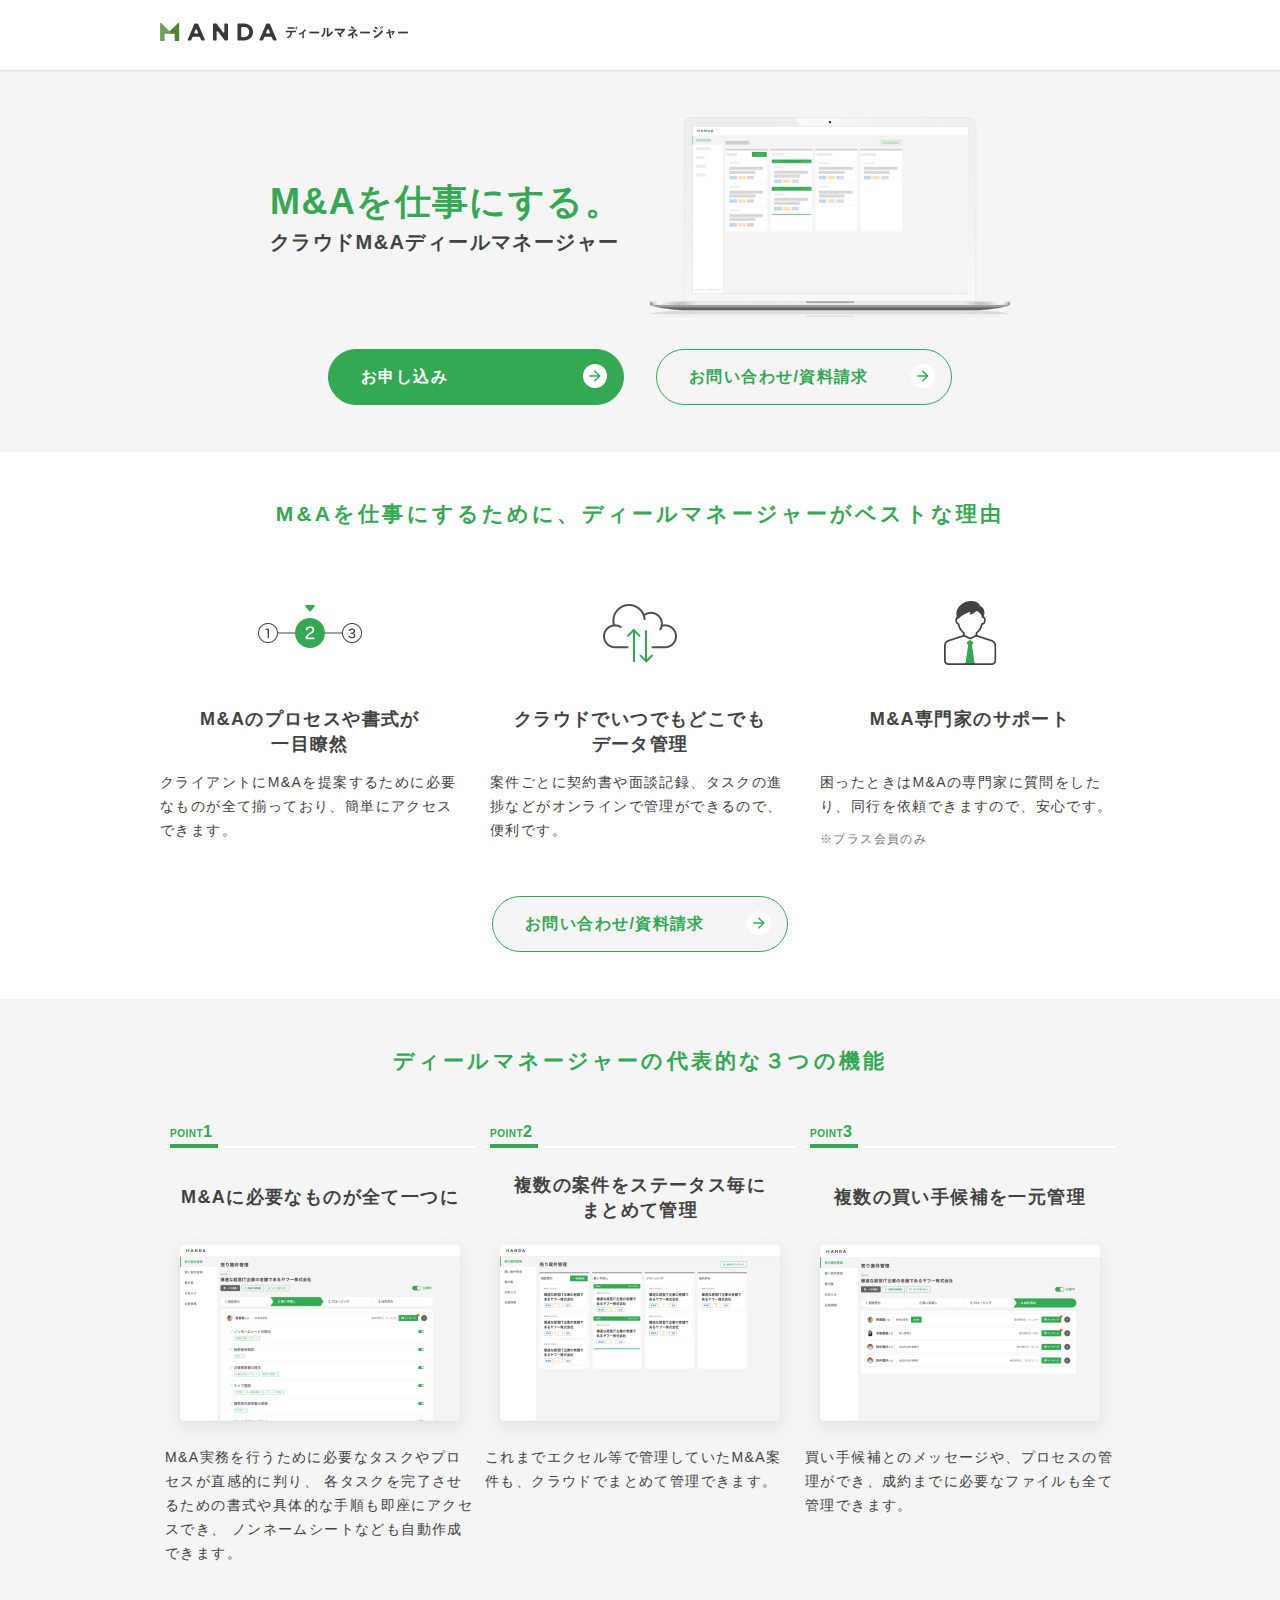
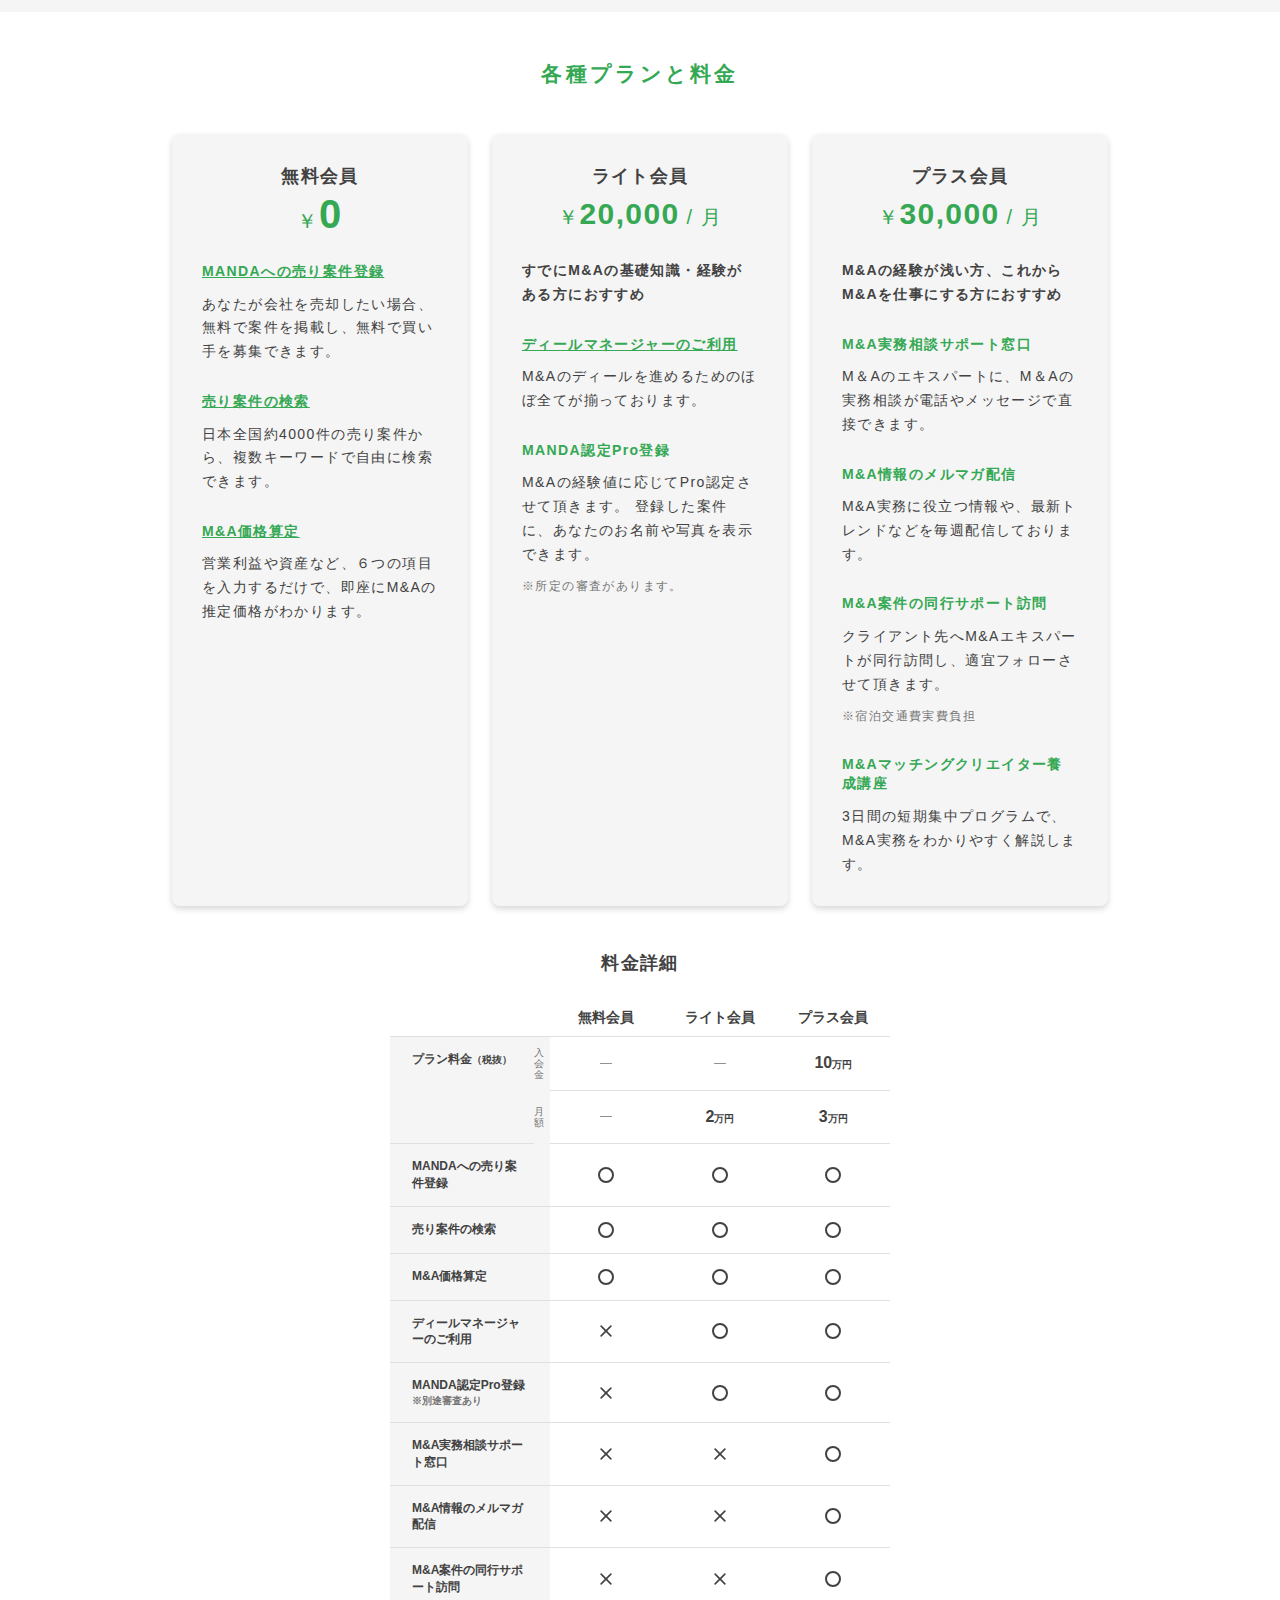
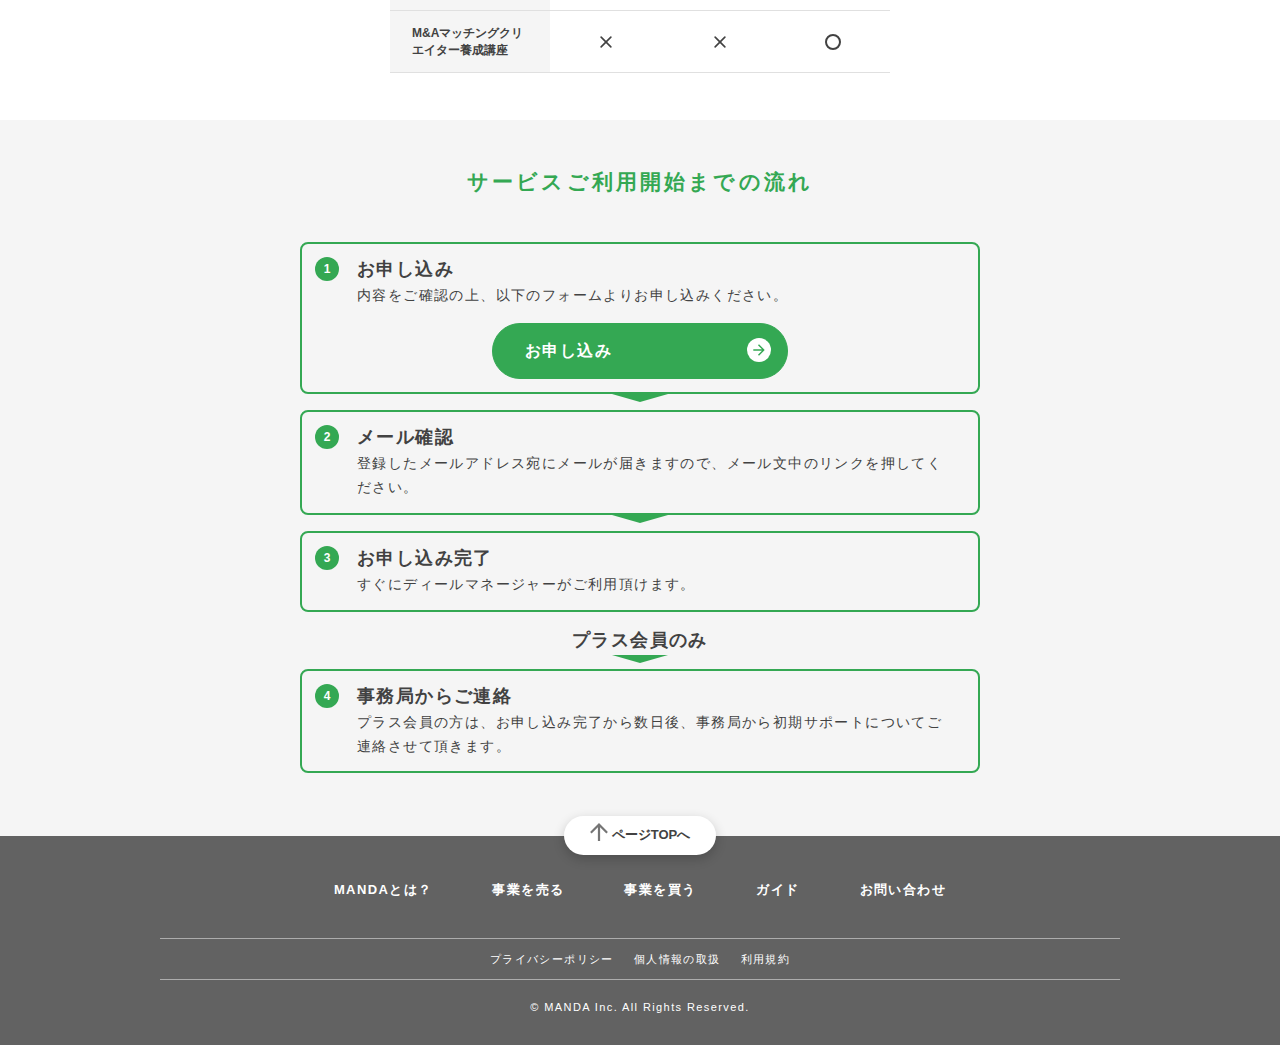
<file: index.html>
<!DOCTYPE html>
<html lang="ja">
<head>
  <meta charset="UTF-8">
  <title>MANDA ディールマネージャー</title>

  <meta name="viewport" content="width=device-width,initial-scale=1.0">

  <link rel="stylesheet" href="css/reset.css">
  <link rel="stylesheet" href="css/base.css">
  <link rel="stylesheet" href="css/main.css">
</head>

<body>

  <header class="header">
    <div class="container">
      <h1 class="header-logo">
        <a href="/">MANDA ディールマネージャー</a>
      </h1>
    </div>
  </header>
  <!-- /.header -->

  <main class="main">
    <section class="section eyecatch">
      <div class="container">
        <div class="eyecatch-heading">
          <div class="eyecatch-heading-text">
            <p class="main-text">M&Aを仕事にする。</p>
            <p class="sub-text">クラウドM&Aディールマネージャー</p>
          </div>
        </div>

        <div class="eyecatch-buttons">
          <div class="button button-green"><a href="">お申し込み</a></div>
          <div class="button"><a href="">お問い合わせ/資料請求</a></div>
        </div>
      </div>
    </section>
    <!-- /.eyecatch -->

    <section class="section reasons">
      <div class="container">
        <h2 class="section-title">M&Aを仕事にするために、<br>ディールマネージャーが<br>ベストな理由</h2>

        <ul>
          <li class="reason">
            <img src="img/img-reason01.png" height="120" width="120" alt="image">
            <h3 class="heading">M&Aのプロセスや書式が<br>一目瞭然</h3>
            <p>クライアントにM&Aを提案するために必要なものが全て揃っており、簡単にアクセスできます。</p>
          </li>
          <li class="reason">
            <img src="img/img-reason02.png" height="120" width="120" alt="image">
            <h3 class="heading">クラウドでいつでもどこでも<br>データ管理</h3>
            <p>案件ごとに契約書や面談記録、タスクの進捗などがオンラインで管理ができるので、便利です。</p>
          </li>
          <li class="reason">
            <img src="img/img-reason03.png" height="120" width="120" alt="image">
            <h3 class="heading">M&A専門家のサポート</h3>
            <p>困ったときはM&Aの専門家に質問をしたり、同行を依頼できますので、安心です。
              <span class="small-text">※プラス会員のみ</span></p>
          </li>
        </ul>

        <div class="button"><a href="">お問い合わせ/資料請求</a></div>
      </div>
    </section>
    <!-- /.reasons -->

    <section class="section functions">
      <div class="container">
        <h2 class="section-title">ディールマネージャーの<br>代表的な３つの機能</h2>

        <ul>
          <li class="function">
            <p class="function-number"><span>POINT<span>1</span></span></p>
            <h3 class="heading">M&Aに必要なものが全て一つに</h3>
            <img src="img/img-function-number.png" height="215" width="320" alt="image">
            <p>M&A実務を行うために必要なタスクやプロセスが直感的に判り、
              各タスクを完了させるための書式や具体的な手順も即座にアクセスでき、
              ノンネームシートなども自動作成できます。</p>
          </li>
          <li class="function">
            <p class="function-number"><span>POINT<span>2</span></span></p>
            <h3 class="heading">複数の案件をステータス毎に<br>まとめて管理</h3>
            <img src="img/img-function-cloud.png" height="215" width="320" alt="image">
            <p>これまでエクセル等で管理していたM&A案件も、クラウドでまとめて管理できます。</p>
          </li>
          <li class="function">
            <p class="function-number"><span>POINT<span>3</span></span></p>
            <h3 class="heading">複数の買い手候補を一元管理</h3>
            <img src="img/img-function-person.png" height="215" width="320" alt="image">
            <p>買い手候補とのメッセージや、プロセスの管理ができ、成約までに必要なファイルも全て管理できます。</p>
          </li>
        </ul>
      </div>
    </section>
    <!-- /.functions -->

    <section class="section plans">
      <div class="container">
        <h2 class="section-title">各種プランと料金</h2>

        <div class="plan-cards">
          <div class="plan-card">
            <h3 class="heading">無料会員</h3>

            <p class="plan-card-price plan-card-price-free">￥<span>0</span></p>

            <dl>
              <dt class="underline">MANDAへの売り案件登録</dt>
              <dd>あなたが会社を売却したい場合、無料で案件を掲載し、無料で買い手を募集できます。</dd>
              <dt class="underline">売り案件の検索</dt>
              <dd>日本全国約4000件の売り案件から、複数キーワードで自由に検索できます。</dd>
              <dt class="underline">M&A価格算定</dt>
              <dd>営業利益や資産など、６つの項目を入力するだけで、即座にM&Aの推定価格がわかります。</dd>
            </dl>
          </div>
          <!-- /.plan-card -->

          <div class="plan-card">
            <h3 class="heading">ライト会員</h3>

            <p class="plan-card-price">￥<span>20,000</span> / 月</p>
            <p class="bold-text">すでにM&Aの基礎知識・経験がある方におすすめ</p>

            <dl>
              <dt class="underline">ディールマネージャーのご利用</dt>
              <dd>M&Aのディールを進めるためのほぼ全てが揃っております。</dd>
              <dt>MANDA認定Pro登録</dt>
              <dd>M&Aの経験値に応じてPro認定させて頂きます。
                登録した案件に、あなたのお名前や写真を表示できます。
                <span class="small-text">※所定の審査があります。</span></dd>
            </dl>
          </div>
          <!-- /.plan-card -->

          <div class="plan-card">
            <h3 class="heading">プラス会員</h3>

            <p class="plan-card-price">￥<span>30,000</span> / 月</p>
            <p class="bold-text">M&Aの経験が浅い方、これからM&Aを仕事にする方におすすめ</p>

            <dl>
              <dt>M&A実務相談サポート窓口</dt>
              <dd>M＆Aのエキスパートに、M＆Aの実務相談が電話やメッセージで直接できます。</dd>
              <dt>M&A情報のメルマガ配信</dt>
              <dd>M&A実務に役立つ情報や、最新トレンドなどを毎週配信しております。</dd>
              <dt>M&A案件の同行サポート訪問</dt>
              <dd>クライアント先へM&Aエキスパートが同行訪問し、適宜フォローさせて頂きます。
                <span class="small-text">※宿泊交通費実費負担</span></dd>
              <dt>M&Aマッチングクリエイター養成講座</dt>
              <dd>3日間の短期集中プログラムで、M&A実務をわかりやすく解説します。</dd>
            </dl>
          </div>
          <!-- /.plan-card -->
        </div>
        <!-- /.plan-cards -->

        <div class="price-detail">
          <h3 class="heading">料金詳細</h3>

          <table class="detail-table">
            <tr>
              <th colspan="2" scope="col">&nbsp;</th>
              <th scope="col">無料会員</th>
              <th scope="col">ライト会員</th>
              <th scope="col">プラス会員</th>
            </tr>
            <tr>
              <th rowspan="2" scope="row">プラン料金<span class="tax">（税抜）</span></th>
              <th scope="row" class="short">入<br>会<br>金</td>
              <td><div class="border"></div></td>
              <td><div class="border"></div></td>
              <td>10<span>万円</span></td>
            </tr>
            <tr>
              <th scope="row" class="short">月<br>額</th>
              <td><div class="border"></div></td>
              <td>2<span>万円</span></td>
              <td>3<span>万円</span></td>
            </tr>
            <tr>
              <th colspan="2" scope="row">MANDAへの売り案件登録</th>
              <td><div class="circle"></div></td>
              <td><div class="circle"></div></td>
              <td><div class="circle"></div></td>
            </tr>
            <tr>
              <th colspan="2" scope="row">売り案件の検索</th>
              <td><div class="circle"></div></td>
              <td><div class="circle"></div></td>
              <td><div class="circle"></div></td>
            </tr>
            <tr>
              <th colspan="2" scope="row">M&A価格算定</th>
              <td><div class="circle"></div></td>
              <td><div class="circle"></div></td>
              <td><div class="circle"></div></td>
            </tr>
            <tr>
              <th colspan="2" scope="row">ディールマネージャーのご利用</th>
              <td><div class="cross"></div></td>
              <td><div class="circle"></div></td>
              <td><div class="circle"></div></td>
            </tr>
            <tr>
              <th colspan="2" scope="row">MANDA認定Pro登録<br><span class="small-text">※別途審査あり</span></th>
              <td><div class="cross"></div></td>
              <td><div class="circle"></div></td>
              <td><div class="circle"></div></td>
            </tr>
            <tr>
              <th colspan="2" scope="row">M&A実務相談サポート窓口</th>
              <td><div class="cross"></div></td>
              <td><div class="cross"></div></td>
              <td><div class="circle"></div></td>
            </tr>
            <tr>
              <th colspan="2" scope="row">M&A情報のメルマガ配信<br></th>
              <td><div class="cross"></div></td>
              <td><div class="cross"></div></td>
              <td><div class="circle"></div></td>
            </tr>
            <tr>
              <th colspan="2" scope="row">M&A案件の同行サポート訪問<br></th>
              <td><div class="cross"></div></td>
              <td><div class="cross"></div></td>
              <td><div class="circle"></div></td>
            </tr>
            <tr>
              <th colspan="2" scope="row">M&Aマッチングクリエイター養成講座<br></th>
              <td><div class="cross"></div></td>
              <td><div class="cross"></div></td>
              <td><div class="circle"></div></td>
            </tr>
          </table>
        </div>
        <!-- /.price-detail -->
      </div>
    </section>
    <!-- /.plans -->

    <section class="section service-flow">
      <div class="container">
        <h2 class="section-title">サービスご利用開始までの<br>流れ</h2>

        <div class="flow down-arrow">
          <div class="flow-number">1</div>
          <h3 class="heading">お申し込み</h3>
          <p>内容をご確認の上、以下のフォームよりお申し込みください。</p>
          <div class="button button-green"><a href="">お申し込み</a></div>
        </div>

        <div class="flow down-arrow">
          <div class="flow-number">2</div>
          <h3 class="heading">メール確認</h3>
          <p>登録したメールアドレス宛にメールが届きますので、メール文中のリンクを押してください。</p>
        </div>

        <div class="flow">
          <div class="flow-number">3</div>
          <h3 class="heading">お申し込み完了</h3>
          <p>すぐにディールマネージャーがご利用頂けます。</p>
        </div>

        <p class="down-arrow">プラス会員のみ</p>

        <div class="flow">
          <div class="flow-number">4</div>
          <h3 class="heading">事務局からご連絡</h3>
          <p>プラス会員の方は、お申し込み完了から数日後、事務局から初期サポートについてご連絡させて頂きます。</p>
        </div>
      </div>
    </section>
    <!-- /.service-flow -->
  </main>
  <!-- /.main -->

  <footer class="footer">
    <div class="container">
      <div class="page-top">
        <a href="#">ページTOPへ</a>
      </div>

      <div class="footer-nav">
        <ul>
          <li><a href="">MANDAとは？</a></li>
          <li><a href="/lp/sell/">事業を売る</a></li>
          <li><a href="/lp/buy/">事業を買う</a></li>
          <li><a href="">ガイド</a></li>
          <li><a href="https://about.manda.bz/contact/">お問い合わせ</a></li>
        </ul>
      </div>

      <div class="footer-links">
        <ul>
          <li><a href="https://about.manda.bz/privacy/">プライバシーポリシー</a></li>
          <li><a href="">個人情報の取扱</a></li>
          <li><a href="https://about.manda.bz/terms/">利用規約</a></li>
        </ul>
      </div>

      <p class="copyright">© MANDA Inc. All Rights Reserved.</p>
    </div>
  </footer>
  <!-- /.footer -->

</body>
</html>
</file>
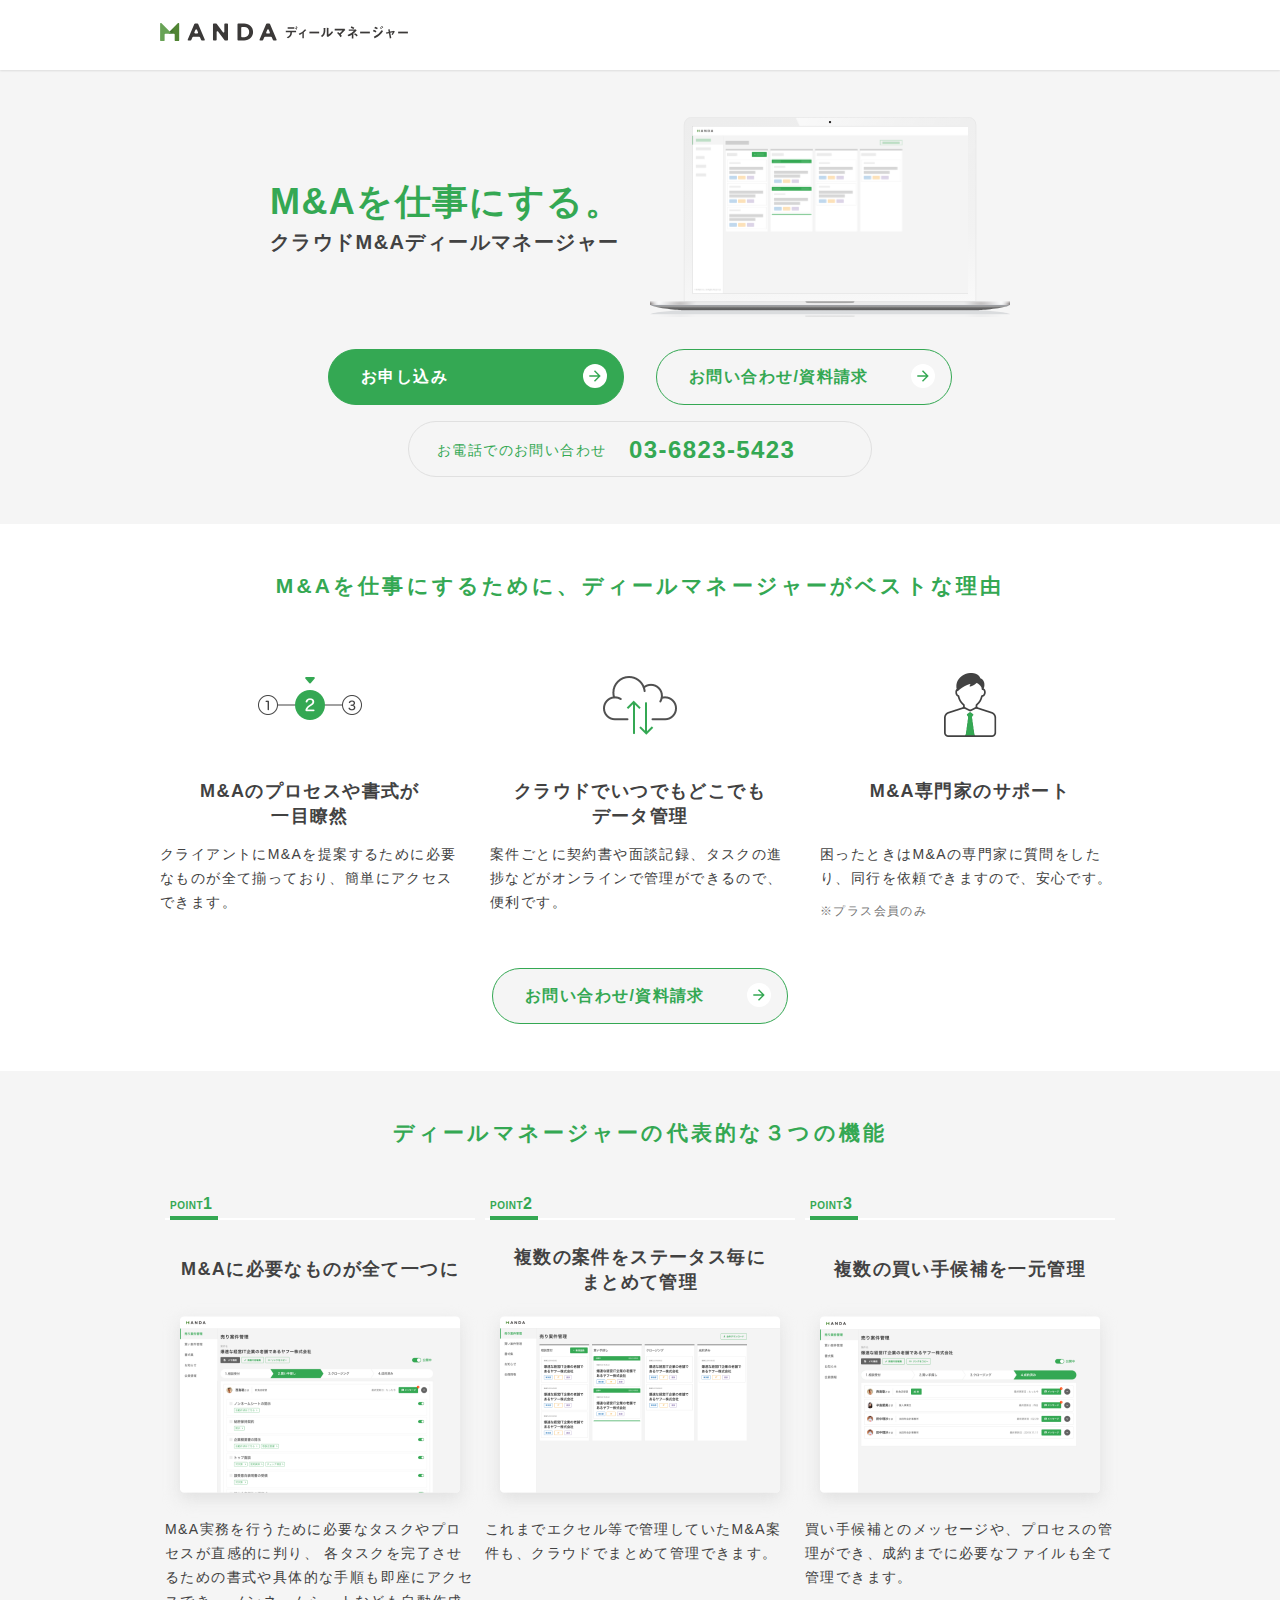
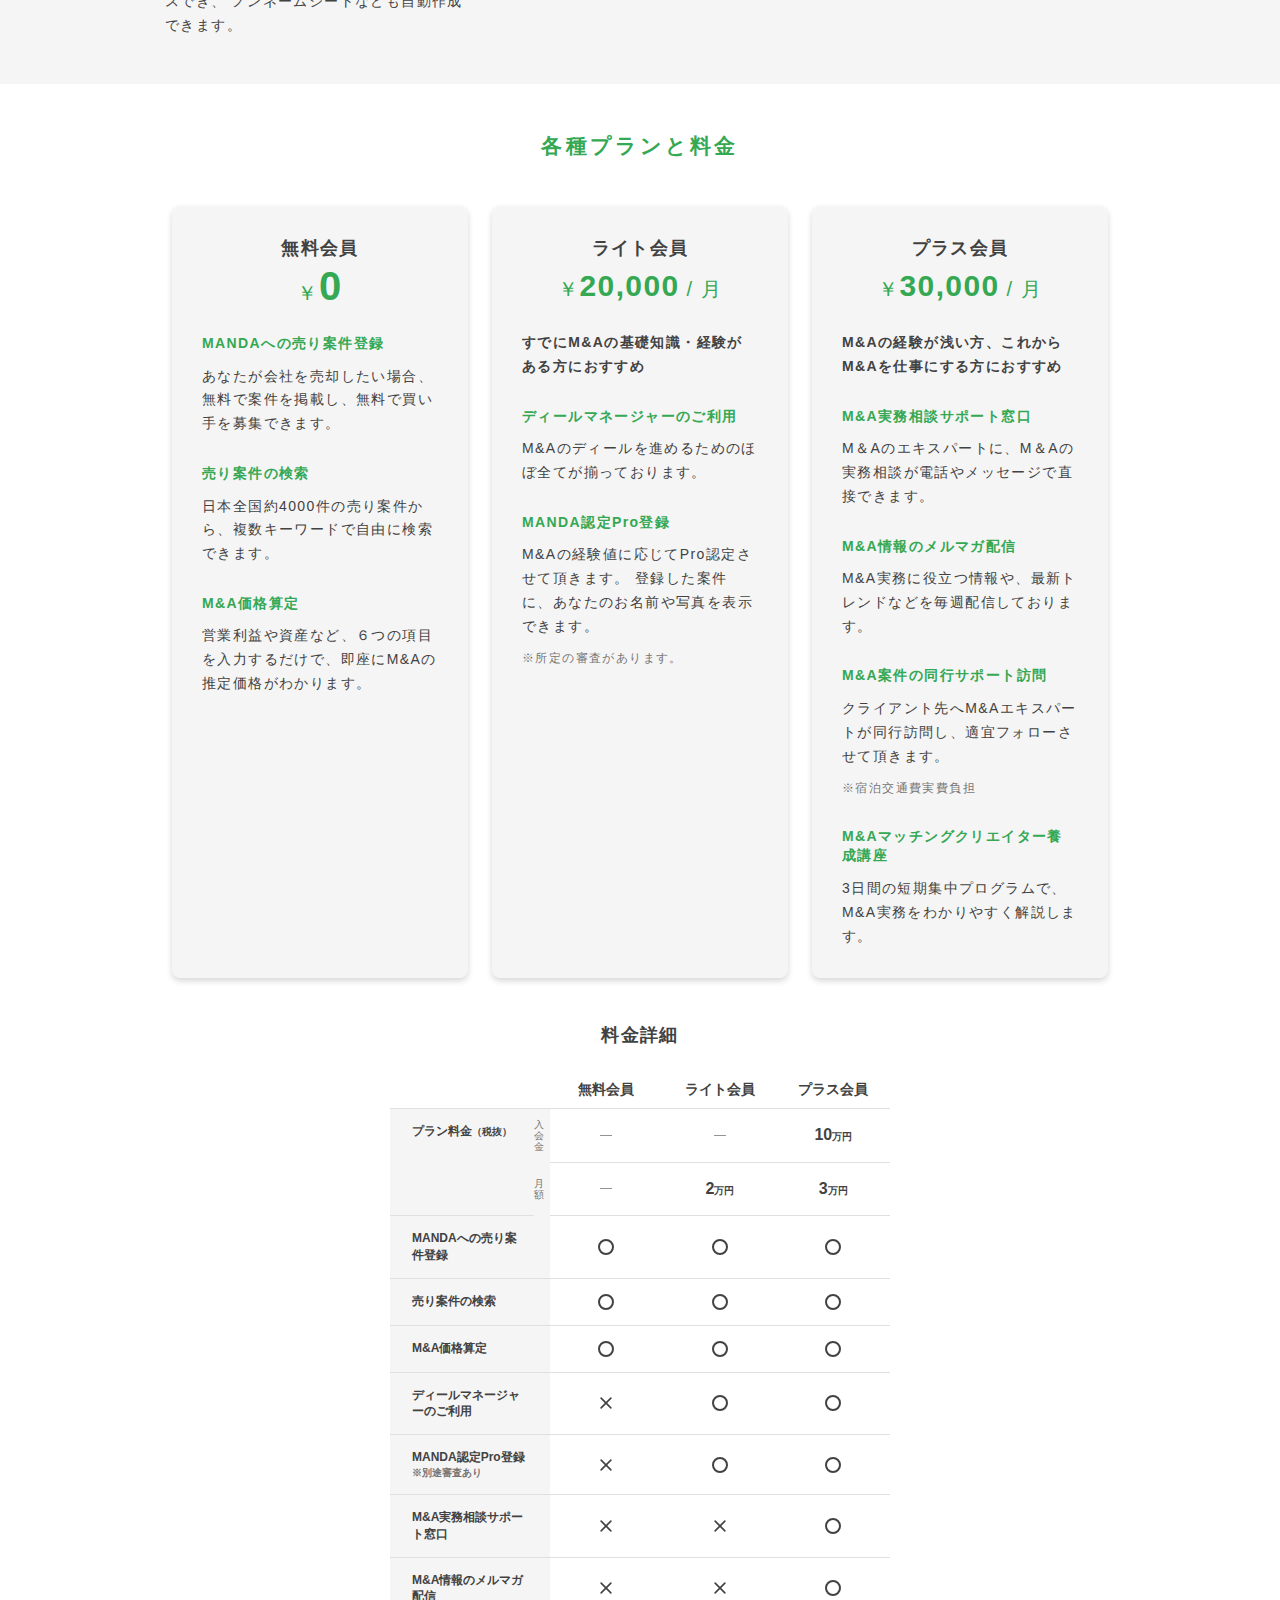
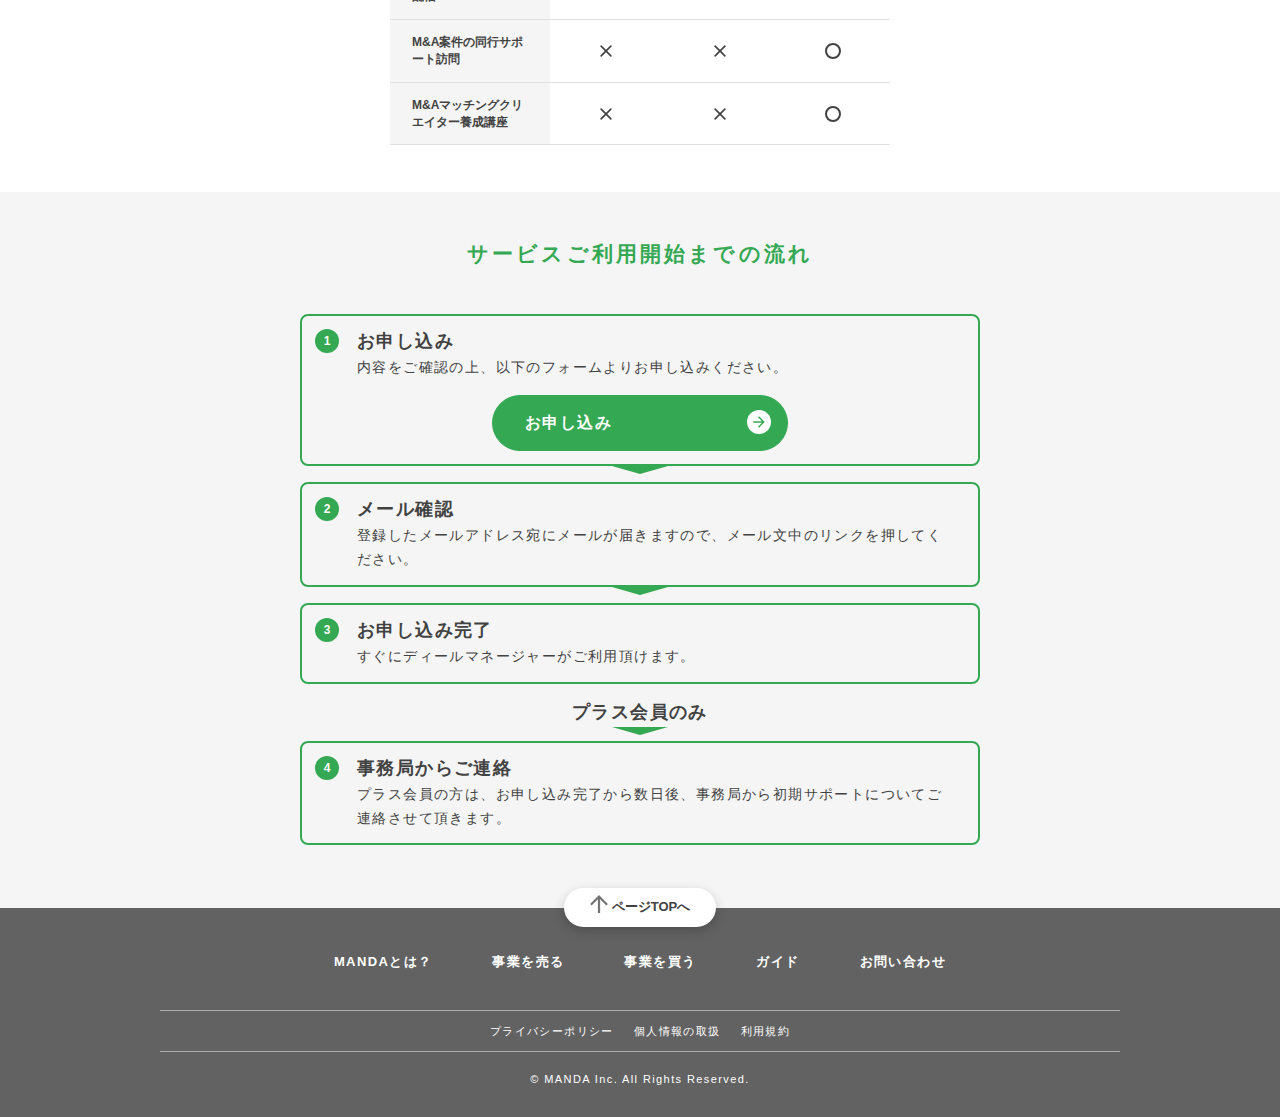
<file: docs/index.html>
<!DOCTYPE html>
<html lang="ja">
<head>
  <meta charset="UTF-8">
  <title>MANDA ディールマネージャー</title>

  <meta name="viewport" content="width=device-width,initial-scale=1.0">

  <link rel="stylesheet" href="css/reset.css">
  <link rel="stylesheet" href="css/base.css">
  <link rel="stylesheet" href="css/main.css">
</head>

<body>

  <header class="header">
    <div class="container">
      <h1 class="header-logo">
        <a href="/">MANDA ディールマネージャー</a>
      </h1>
    </div>
  </header>
  <!-- /.header -->

  <main class="main">
    <section class="section eyecatch">
      <div class="container">
        <div class="eyecatch-heading">
          <div class="eyecatch-heading-text">
            <p class="main-text">M&Aを仕事にする。</p>
            <p class="sub-text">クラウドM&Aディールマネージャー</p>
          </div>
        </div>

        <div class="eyecatch-buttons">
          <div class="button button-green"><a href="">お申し込み</a></div>
          <div class="button"><a href="">お問い合わせ/資料請求</a></div>
        </div>

        <div class="eyecatch-tell"><span class="telltext">お電話でのお問い合わせ</span><span class="tellnum">03-6823-5423</span></div>

      </div>
    </section>
    <!-- /.eyecatch -->

    <section class="section reasons">
      <div class="container">
        <h2 class="section-title">M&Aを仕事にするために、<br>ディールマネージャーが<br>ベストな理由</h2>

        <ul>
          <li class="reason">
            <img src="img/img-reason01.png" height="120" width="120" alt="image">
            <h3 class="heading">M&Aのプロセスや書式が<br>一目瞭然</h3>
            <p>クライアントにM&Aを提案するために必要なものが全て揃っており、簡単にアクセスできます。</p>
          </li>
          <li class="reason">
            <img src="img/img-reason02.png" height="120" width="120" alt="image">
            <h3 class="heading">クラウドでいつでもどこでも<br>データ管理</h3>
            <p>案件ごとに契約書や面談記録、タスクの進捗などがオンラインで管理ができるので、便利です。</p>
          </li>
          <li class="reason">
            <img src="img/img-reason03.png" height="120" width="120" alt="image">
            <h3 class="heading">M&A専門家のサポート</h3>
            <p>困ったときはM&Aの専門家に質問をしたり、同行を依頼できますので、安心です。
              <span class="small-text">※プラス会員のみ</span></p>
          </li>
        </ul>

        <div class="button"><a href="">お問い合わせ/資料請求</a></div>
      </div>
    </section>
    <!-- /.reasons -->

    <section class="section functions">
      <div class="container">
        <h2 class="section-title">ディールマネージャーの<br>代表的な３つの機能</h2>

        <ul>
          <li class="function">
            <p class="function-number"><span>POINT<span>1</span></span></p>
            <h3 class="heading">M&Aに必要なものが全て一つに</h3>
            <img src="img/img-function-number.png" height="215" width="320" alt="image">
            <p>M&A実務を行うために必要なタスクやプロセスが直感的に判り、
              各タスクを完了させるための書式や具体的な手順も即座にアクセスでき、
              ノンネームシートなども自動作成できます。</p>
          </li>
          <li class="function">
            <p class="function-number"><span>POINT<span>2</span></span></p>
            <h3 class="heading">複数の案件をステータス毎に<br>まとめて管理</h3>
            <img src="img/img-function-cloud.png" height="215" width="320" alt="image">
            <p>これまでエクセル等で管理していたM&A案件も、クラウドでまとめて管理できます。</p>
          </li>
          <li class="function">
            <p class="function-number"><span>POINT<span>3</span></span></p>
            <h3 class="heading">複数の買い手候補を一元管理</h3>
            <img src="img/img-function-person.png" height="215" width="320" alt="image">
            <p>買い手候補とのメッセージや、プロセスの管理ができ、成約までに必要なファイルも全て管理できます。</p>
          </li>
        </ul>
      </div>
    </section>
    <!-- /.functions -->

    <section class="section plans">
      <div class="container">
        <h2 class="section-title">各種プランと料金</h2>

        <div class="plan-cards">
          <div class="plan-card">
            <h3 class="heading">無料会員</h3>

            <p class="plan-card-price plan-card-price-free">￥<span>0</span></p>

            <dl>
              <dt>MANDAへの売り案件登録</dt>
              <dd>あなたが会社を売却したい場合、無料で案件を掲載し、無料で買い手を募集できます。</dd>
              <dt>売り案件の検索</dt>
              <dd>日本全国約4000件の売り案件から、複数キーワードで自由に検索できます。</dd>
              <dt>M&A価格算定</dt>
              <dd>営業利益や資産など、６つの項目を入力するだけで、即座にM&Aの推定価格がわかります。</dd>
            </dl>
          </div>
          <!-- /.plan-card -->

          <div class="plan-card">
            <h3 class="heading">ライト会員</h3>

            <p class="plan-card-price">￥<span>20,000</span> / 月</p>
            <p class="bold-text">すでにM&Aの基礎知識・経験がある方におすすめ</p>

            <dl>
              <dt>ディールマネージャーのご利用</dt>
              <dd>M&Aのディールを進めるためのほぼ全てが揃っております。</dd>
              <dt>MANDA認定Pro登録</dt>
              <dd>M&Aの経験値に応じてPro認定させて頂きます。
                登録した案件に、あなたのお名前や写真を表示できます。
                <span class="small-text">※所定の審査があります。</span></dd>
            </dl>
          </div>
          <!-- /.plan-card -->

          <div class="plan-card">
            <h3 class="heading">プラス会員</h3>

            <p class="plan-card-price">￥<span>30,000</span> / 月</p>
            <p class="bold-text">M&Aの経験が浅い方、これからM&Aを仕事にする方におすすめ</p>

            <dl>
              <dt>M&A実務相談サポート窓口</dt>
              <dd>M＆Aのエキスパートに、M＆Aの実務相談が電話やメッセージで直接できます。</dd>
              <dt>M&A情報のメルマガ配信</dt>
              <dd>M&A実務に役立つ情報や、最新トレンドなどを毎週配信しております。</dd>
              <dt>M&A案件の同行サポート訪問</dt>
              <dd>クライアント先へM&Aエキスパートが同行訪問し、適宜フォローさせて頂きます。
                <span class="small-text">※宿泊交通費実費負担</span></dd>
              <dt>M&Aマッチングクリエイター養成講座</dt>
              <dd>3日間の短期集中プログラムで、M&A実務をわかりやすく解説します。</dd>
            </dl>
          </div>
          <!-- /.plan-card -->
        </div>
        <!-- /.plan-cards -->

        <div class="price-detail">
          <h3 class="heading">料金詳細</h3>

          <table class="detail-table">
            <tr>
              <th colspan="2" scope="col">&nbsp;</th>
              <th scope="col">無料会員</th>
              <th scope="col">ライト会員</th>
              <th scope="col">プラス会員</th>
            </tr>
            <tr>
              <th rowspan="2" scope="row">プラン料金<span class="tax">（税抜）</span></th>
              <th scope="row" class="short">入<br>会<br>金</td>
              <td><div class="border"></div></td>
              <td><div class="border"></div></td>
              <td>10<span>万円</span></td>
            </tr>
            <tr>
              <th scope="row" class="short">月<br>額</th>
              <td><div class="border"></div></td>
              <td>2<span>万円</span></td>
              <td>3<span>万円</span></td>
            </tr>
            <tr>
              <th colspan="2" scope="row">MANDAへの売り案件登録</th>
              <td><div class="circle"></div></td>
              <td><div class="circle"></div></td>
              <td><div class="circle"></div></td>
            </tr>
            <tr>
              <th colspan="2" scope="row">売り案件の検索</th>
              <td><div class="circle"></div></td>
              <td><div class="circle"></div></td>
              <td><div class="circle"></div></td>
            </tr>
            <tr>
              <th colspan="2" scope="row">M&A価格算定</th>
              <td><div class="circle"></div></td>
              <td><div class="circle"></div></td>
              <td><div class="circle"></div></td>
            </tr>
            <tr>
              <th colspan="2" scope="row">ディールマネージャーのご利用</th>
              <td><div class="cross"></div></td>
              <td><div class="circle"></div></td>
              <td><div class="circle"></div></td>
            </tr>
            <tr>
              <th colspan="2" scope="row">MANDA認定Pro登録<br><span class="small-text">※別途審査あり</span></th>
              <td><div class="cross"></div></td>
              <td><div class="circle"></div></td>
              <td><div class="circle"></div></td>
            </tr>
            <tr>
              <th colspan="2" scope="row">M&A実務相談サポート窓口</th>
              <td><div class="cross"></div></td>
              <td><div class="cross"></div></td>
              <td><div class="circle"></div></td>
            </tr>
            <tr>
              <th colspan="2" scope="row">M&A情報のメルマガ配信<br></th>
              <td><div class="cross"></div></td>
              <td><div class="cross"></div></td>
              <td><div class="circle"></div></td>
            </tr>
            <tr>
              <th colspan="2" scope="row">M&A案件の同行サポート訪問<br></th>
              <td><div class="cross"></div></td>
              <td><div class="cross"></div></td>
              <td><div class="circle"></div></td>
            </tr>
            <tr>
              <th colspan="2" scope="row">M&Aマッチングクリエイター養成講座<br></th>
              <td><div class="cross"></div></td>
              <td><div class="cross"></div></td>
              <td><div class="circle"></div></td>
            </tr>
          </table>
        </div>
        <!-- /.price-detail -->
      </div>
    </section>
    <!-- /.plans -->

    <section class="section service-flow">
      <div class="container">
        <h2 class="section-title">サービスご利用開始までの<br>流れ</h2>

        <div class="flow down-arrow">
          <div class="flow-number">1</div>
          <h3 class="heading">お申し込み</h3>
          <p>内容をご確認の上、以下のフォームよりお申し込みください。</p>
          <div class="button button-green"><a href="">お申し込み</a></div>
        </div>

        <div class="flow down-arrow">
          <div class="flow-number">2</div>
          <h3 class="heading">メール確認</h3>
          <p>登録したメールアドレス宛にメールが届きますので、メール文中のリンクを押してください。</p>
        </div>

        <div class="flow">
          <div class="flow-number">3</div>
          <h3 class="heading">お申し込み完了</h3>
          <p>すぐにディールマネージャーがご利用頂けます。</p>
        </div>

        <p class="down-arrow">プラス会員のみ</p>

        <div class="flow">
          <div class="flow-number">4</div>
          <h3 class="heading">事務局からご連絡</h3>
          <p>プラス会員の方は、お申し込み完了から数日後、事務局から初期サポートについてご連絡させて頂きます。</p>
        </div>
      </div>
    </section>
    <!-- /.service-flow -->
  </main>
  <!-- /.main -->

  <footer class="footer">
    <div class="container">
      <div class="page-top">
        <a href="#">ページTOPへ</a>
      </div>

      <div class="footer-nav">
        <ul>
          <li><a href="">MANDAとは？</a></li>
          <li><a href="/lp/sell/">事業を売る</a></li>
          <li><a href="/lp/buy/">事業を買う</a></li>
          <li><a href="">ガイド</a></li>
          <li><a href="https://about.manda.bz/contact/">お問い合わせ</a></li>
        </ul>
      </div>

      <div class="footer-links">
        <ul>
          <li><a href="https://about.manda.bz/privacy/">プライバシーポリシー</a></li>
          <li><a href="">個人情報の取扱</a></li>
          <li><a href="https://about.manda.bz/terms/">利用規約</a></li>
        </ul>
      </div>

      <p class="copyright">© MANDA Inc. All Rights Reserved.</p>
    </div>
  </footer>
  <!-- /.footer -->

</body>
</html>
</file>
<file: css/base.css>
@charset "utf-8";

/*
 * ベーススタイル
 * ヘッダー
 * フッター
 * SP
*/

/* =========================================================
ベーススタイル
========================================================= */
*,
*::before,
*::after {
  box-sizing: border-box;
}
body {
  font: 14px/1.4 'Hiragino Kaku Gothic ProN', 'ヒラギノ角ゴ ProN', Meiryo,
    メイリオ, sans-serif;
  letter-spacing: 0.1em;
  color: #424242;
}
a {
  color: inherit;
  text-decoration: none;
}
a:hover {
  opacity: 0.6;
}
img {
  vertical-align: top;
}

.container {
  width: 960px;
  margin: 0 auto;
}

/* =========================================================
ヘッダー
========================================================= */
.header {
  box-shadow: 0 1px 2px 0 rgba(0, 0, 0, 0.1);
  padding: 23px 0;
  position: relative;
  z-index: 2;
}

.header-logo {
  width: 248px;
  display: inline-block;
}
.header-logo a {
  width: 100%;
  height: 0;
  display: block;
  overflow: hidden;
  background: url(../img/logo.svg) no-repeat;
  padding: 18px 0 0;
}
.header-logo img {
  vertical-align: top;
}

/* =========================================================
フッター
========================================================= */
.footer {
  background: #626262;
  text-align: center;
  padding: 44px 0 30px;
  position: relative;
}

.page-top {
  width: 152px;
  box-shadow: 0 4px 12px 0 rgba(0, 0, 0, 0.2);
  background-color: #fff;
  border-radius: 20px;
  position: absolute;
  top: -20px;
  left: 50%;
  transform: translateX(-50%);
}
.page-top a {
  font-size: 13px;
  font-weight: bold;
  letter-spacing: normal;
  display: block;
  padding: 10px 0;
}
.page-top a::before {
  content: '';
  width: 18px;
  height: 18px;
  background: url(../img/arrow-up.svg) no-repeat;
  background-size: contain;
  display: inline-block;
  vertical-align: middle;
  margin: -8px 4px 0 0;
}

.footer-nav {
  margin: 0 0 38px;
}
.footer-nav ul {
  display: flex;
  justify-content: center;
}
.footer-nav ul li {
  margin: 0 30px;
}
.footer-nav ul li a {
  font-size: 13px;
  font-weight: bold;
  color: #fff;
}

.footer-links {
  border-top: 1px solid rgba(245, 245, 245, 0.5);
  border-bottom: 1px solid rgba(245, 245, 245, 0.5);
  padding: 10px 0;
}
.footer-links ul {
  display: flex;
  justify-content: center;
}
.footer-links ul li {
  margin: 0 10px;
}
.footer-links ul li a {
  font-size: 11px;
  color: #fff;
}

.copyright {
  font-size: 11px;
  color: #fff;
  margin: 20px 0 0;
}

/* =========================================================
SP
========================================================= */
@media screen and (max-width: 799px) {
  img {
    width: 100%;
    height: auto;
  }

  .container {
    width: 100%;
    overflow: hidden;
  }

  /* ヘッダー */
  .header-logo {
    margin: 0 16px;
  }

  /* フッター */
  .footer {
    padding: 45px 16px 25px;
  }

  .page-top a::before {
    width: 12px;
    height: 10px;
    background: url(../img/arrow-up-sp.svg) no-repeat;
    vertical-align: middle;
    margin: 3px 4px 0 0;
  }

  .footer-nav {
    margin: 0 0 18px;
  }
  .footer-nav ul {
    display: block;
  }
  .footer-nav ul li {
    margin: 0 0 14px;
  }
}

@media screen and (max-width: 374px) {
  .footer-links ul li {
    margin: 0 5px;
  }
  .footer-links ul li a {
    font-size: 10px;
  }
}
</file>
<file: css/main.css>
@charset "utf-8";

/*
 * コンテンツ内共通
 * ファーストビュー
 * M&Aを仕事にするために、ディールマネージャーがベストな理由
 * ディールマネージャーの代表的な３つの機能
 * 各種プランと料金
 * サービスご利用開始までの流れ
 * SP
*/

/* =========================================================
コンテンツ内共通
========================================================= */
.section {
  padding: 47px 0;
}

/* セクションタイトル */
.section-title {
  font-size: 21px;
  font-weight: bold;
  text-align: center;
  letter-spacing: 0.15em;
  color: #34a853;
  margin: 0 0 45px;
}
.section-title br {
  display: none;
}

/* 見出し */
.heading {
  font-size: 18px;
  font-weight: bold;
}

.section p {
  line-height: 1.7;
}

/* ボタン */
.button {
  width: 100%;
  max-width: 296px;
}
.button a {
  font-size: 16px;
  font-weight: bold;
  line-height: 1;
  text-align: left;
  color: #34a853;
  width: 100%;
  display: block;
  background-color: #f5f5f5;
  border: solid 1px #34a853;
  border-radius: 40px;
  padding: 19px 32px;
  position: relative;
}
.button a::after {
  content: '';
  width: 24px;
  height: 24px;
  background: url(../img/arrow-right.svg) no-repeat;
  background-size: contain;
  position: absolute;
  top: 14px;
  right: 16px;
}

/* ボタン：背景グリーン */
.button.button-green a {
  background-color: #34a853;
  color: #fff;
}

/* =========================================================
ファーストビュー
========================================================= */
.eyecatch {
  background: #f5f5f5;
}

.eyecatch-heading {
  width: 740px;
  height: 200px;
  display: flex;
  align-items: center;
  background: url(../img/img-laptop.svg) no-repeat right center;
  margin: 0 auto;
}
.eyecatch-heading-text p {
  font-weight: bold;
  line-height: 1.4;
}
.eyecatch-heading .main-text {
  font-size: 36px;
  color: #34a853;
}
.eyecatch-heading .sub-text {
  font-size: 20px;
}

.eyecatch-buttons {
  width: 624px;
  display: flex;
  justify-content: space-between;
  margin: 32px auto 0;
}

/* =========================================================
M&Aを仕事にするために、ディールマネージャーがベストな理由
========================================================= */
.reasons ul {
  display: flex;
  justify-content: space-between;
  margin: 0 0 47px;
}

.reason {
  width: 300px;
  text-align: center;
}
.reason .heading {
  height: 64px;
  text-align: center;
  margin: 14px 0 0;
}
.reason p {
  text-align: left;
}
.reason p .small-text {
  font-size: 12px;
  color: #757575;
  display: block;
  margin: 10px 0 0;
}

.reasons .button {
  margin: 0 auto;
}

/* =========================================================
ディールマネージャーの代表的な３つの機能
========================================================= */
.functions {
  background: #f5f5f5;
}
.functions ul {
  display: flex;
}

.function {
  width: 320px;
  text-align: center;
}

.function-number {
  width: 310px;
  text-align: left;
  position: relative;
  margin: 0 auto;
}
.function-number::before {
  content: '';
  width: 100%;
  height: 2px;
  display: block;
  background: #fff;
  position: absolute;
  bottom: 0;
  left: 0;
}
.function-number > span {
  font-size: 10px;
  font-weight: bold;
  line-height: 1.5;
  letter-spacing: 0.05em;
  color: #34a853;
  display: inline-block;
  border-bottom: 4px solid #34a853;
  padding: 0 6px 0 0;
  position: relative;
}
.function-number > span span {
  font-size: 16px;
}

.function .heading {
  height: 67px;
  display: flex;
  justify-content: center;
  align-items: center;
  margin: 16px 0 0;
}

.function p {
  text-align: left;
  padding: 0 5px;
}

/* =========================================================
各種プランと料金
========================================================= */
.plan-cards {
  display: flex;
  justify-content: center;
  margin: 0 0 45px;
}
.plan-card {
  width: 296px;
  border-radius: 8px;
  background: #f5f5f5;
  box-shadow: 0 3px 6px 0 rgba(0, 0, 0, 0.16);
  padding: 30px;
  margin: 0 12px;
}

.plan-card .heading {
  text-align: center;
}

.plan-card-price {
  font-size: 20px;
  text-align: center;
  line-height: 1 !important;
  color: #34a853;
  margin: 10px 0 30px;
}
.plan-card-price span {
  font-size: 30px;
  font-weight: bold;
}

.plan-card-price-free {
  margin: 5px 0 0;
}
.plan-card-price-free span {
  font-size: 40px;
}

.plan-card .bold-text {
  font-weight: bold;
}

.plan-card dl dt {
  font-weight: bold;
  color: #34a853;
  margin: 28px 0 11px;
}
.plan-card dl dt.underline {
  text-decoration: underline;
}

.plan-card dl dd {
  line-height: 1.7;
}
.plan-card dl dd .small-text {
  font-size: 12px;
  color: #757575;
  display: block;
  margin: 10px 0 0;
}

/* 料金詳細 */
.price-detail {
  width: 500px;
  margin: 0 auto;
}

.price-detail .heading {
  text-align: center;
  margin: 0 0 22px;
}

.detail-table {
  width: 100%;
}
.detail-table th,
.detail-table td {
  font-weight: bold;
  text-align: center;
  vertical-align: middle;
  letter-spacing: normal;
  border-bottom: 1px solid #e0e0e0;
  padding: 15px 0;
}

.detail-table th[scope='col'] {
  width: 110px;
  font-size: 14px;
  padding: 9px 0;
}

.detail-table th[scope='row'] {
  font-size: 12px;
  text-align: left;
  width: 140px;
  vertical-align: top;
  background: #f5f5f5;
  padding: 14px 22px;
}
.detail-table th[scope='row'].short {
  width: 1.5em;
  border-bottom: none;
  font-size: 10px;
  font-weight: normal;
  line-height: 1.1;
  vertical-align: middle;
  color: #757575;
  padding: 0;
}
.detail-table th[scope='row'] span {
  font-size: 10px;
  fwn
}
.detail-table th[scope='row'] .small-text {
  color: #757575;
  display: block;
}

.detail-table td {
  font-size: 16px;
  text-align: center;
}
.detail-table td span {
  font-size: 10px;
}

/* 横線、マル、バツ */
.detail-table td .border,
.detail-table td .circle,
.detail-table td .cross {
  width: 16px;
  height: 16px;
  display: block;
  background-repeat: no-repeat;
  background-position: center;
  background-size: 12px;
  margin: 0 auto;
}
.detail-table td .border {
  background-image: url(../img/icon-border.svg);
}
.detail-table td .circle {
  background-image: url(../img/icon-circle.svg);
  background-size: 16px;
}
.detail-table td .cross {
  background-image: url(../img/icon-cross.svg);
}

/* =========================================================
サービスご利用開始までの流れ
========================================================= */
.service-flow {
  background: #f5f5f5;
}

.flow {
  width: 680px;
  background-color: #f5f5f5;
  border: solid 2px #34a853;
  border-radius: 8px;
  padding: 13px 25px;
  margin: 0 auto 16px;
  position: relative;
}

/* 下矢印 */
.service-flow .down-arrow::after {
  content: '';
  display: block;
  width: 0;
  height: 0;
  border-style: solid;
  border-width: 8px 28px 0 28px;
  border-color: #34a853 transparent transparent transparent;
  position: absolute;
  bottom: -10px;
  left: 50%;
  transform: translateX(-50%);
}

.flow-number {
  font-size: 12px;
  font-weight: bold;
  text-align: center;
  letter-spacing: normal;
  color: #fff;
  line-height: 24px;

  width: 24px;
  height: 24px;
  background-color: #34a853;
  border-radius: 50%;
  position: absolute;
  top: 13px;
  left: 13px;
}
.flow .heading {
  margin: 0 0 2px 30px;
}
.flow p {
  margin: 0 0 0 30px;
}

.flow .button {
  margin: 15px auto 0;
}

/* プラス会員のみ */
.flow + p {
  font-size: 18px;
  font-weight: bold;
  line-height: 1.4;
  text-align: center;
  margin: 0 0 16px;
  position: relative;
}

/* =========================================================
SP
========================================================= */
@media screen and (max-width: 799px) {
  /* コンテンツ内共通 */
  .section-title {
    font-size: 22px;
  }
  .section-title br {
    display: block;
  }

  /* ファーストビュー */
  .eyecatch {
    padding-top: calc(48 * (100vw / 375));
    padding-bottom: calc(40 * (100vw / 375));
  }
  .eyecatch-heading {
    width: 100%;
    height: calc(178 * (100vw / 375));
    background-position: calc(178 * (100vw / 375)) center;
    background-size: contain;
    margin: 0 auto;
  }
  .eyecatch-heading-text {
    padding-left: calc(24 * (100vw / 375));
    padding-right: calc(24 * (100vw / 375));
    padding-bottom: calc(20 * (100vw / 375));
  }
  .eyecatch-heading-text p {
    line-height: 1.4;
  }
  .eyecatch-heading .main-text {
    font-size: calc(26 * (100vw / 375));
  }
  .eyecatch-heading .sub-text {
    font-size: calc(14 * (100vw / 375));
  }
  .eyecatch-buttons {
    width: auto;
    display: block;
  }
  .eyecatch-buttons .button {
    margin: 0 auto;
  }
  .eyecatch-buttons .button + .button {
    margin: 16px auto 0;
  }

  /* M&Aを仕事にするために、ディールマネージャーがベストな理由 */
  .reasons .section-title {
    margin: 0 0 14px;
  }
  .reasons ul {
    display: block;
    margin: 0;
  }
  .reason {
    width: 100%;
    padding: 0 32px;
    margin: 0 0 25px;
  }
  .reason img {
    width: 120px;
  }
  .reason .heading {
    height: auto;
    margin: 12px 0 14px;
  }
  .reason p .small-text {
    margin: 0;
  }
  .reasons .button {
    margin: 50px auto 0;
  }

  /* ディールマネージャーの代表的な３つの機能 */
  .functions {
    padding: 45px 0 0;
  }
  .functions ul {
    padding: 0 8.5%;
    display: block;
  }
  .function {
    width: 100%;
    margin: 0 0 55px;
  }
  .function .heading {
    height: auto;
    display: block;
    margin: 20px 0 15px;
  }
  .function p {
    padding: 0;
    margin: 8px 0 0;
  }

  /* 各種プランと料金 */
  .plan-cards {
    display: block;
    padding: 0 40px;
  }
  .plan-card {
    width: 100%;
    min-width: 296px;
    border-radius: 8px;
    margin: 0 auto 24px;
  }

  /* 料金詳細 */
  .price-detail {
    width: 100%;
    padding: 0 16px;
  }
  .detail-table {
    width: 100%;
  }
  .detail-table th[scope='row'] {
    width: 100px;
    padding: 15px 10px;
  }

  /* サービスご利用開始までの流れ */
  .service-flow {
    padding: 45px 16px 72px;
  }
  .flow {
    width: 100%;
  }
}

@media screen and (max-width: 374px) {
  /* コンテンツ内共通 */
  .section-title {
    font-size: 20px;
  }

  /* ディールマネージャーの代表的な３つの機能 */
  .function .heading {
    font-size: 16px;
  }

  /* 各種プランと料金 */
  .plan-cards {
    padding: 0 calc((100% - 296px) / 2);
  }
  .detail-table th {
    font-size: 10px !important;
  }

  /* サービスご利用開始までの流れ */
  .flow {
    padding: 15px 10px;
  }
  .flow-number {
    left: 9px;
  }
}
</file>
<file: docs/css/base.css>
@charset "utf-8";

/*
 * ベーススタイル
 * ヘッダー
 * フッター
 * SP
*/

/* =========================================================
ベーススタイル
========================================================= */
*,
*::before,
*::after {
  box-sizing: border-box;
}
body {
  font: 14px/1.4 'Hiragino Kaku Gothic ProN', 'ヒラギノ角ゴ ProN', Meiryo,
    メイリオ, sans-serif;
  letter-spacing: 0.1em;
  color: #424242;
}
a {
  color: inherit;
  text-decoration: none;
}
a:hover {
  opacity: 0.6;
}
img {
  vertical-align: top;
}

.container {
  width: 960px;
  margin: 0 auto;
}

/* =========================================================
ヘッダー
========================================================= */
.header {
  box-shadow: 0 1px 2px 0 rgba(0, 0, 0, 0.1);
  padding: 23px 0;
  position: relative;
  z-index: 2;
}

.header-logo {
  width: 248px;
  display: inline-block;
}
.header-logo a {
  width: 100%;
  height: 0;
  display: block;
  overflow: hidden;
  background: url(../img/logo.svg) no-repeat;
  padding: 18px 0 0;
}
.header-logo img {
  vertical-align: top;
}

/* =========================================================
フッター
========================================================= */
.footer {
  background: #626262;
  text-align: center;
  padding: 44px 0 30px;
  position: relative;
}

.page-top {
  width: 152px;
  box-shadow: 0 4px 12px 0 rgba(0, 0, 0, 0.2);
  background-color: #fff;
  border-radius: 20px;
  position: absolute;
  top: -20px;
  left: 50%;
  transform: translateX(-50%);
}
.page-top a {
  font-size: 13px;
  font-weight: bold;
  letter-spacing: normal;
  display: block;
  padding: 10px 0;
}
.page-top a::before {
  content: '';
  width: 18px;
  height: 18px;
  background: url(../img/arrow-up.svg) no-repeat;
  background-size: contain;
  display: inline-block;
  vertical-align: middle;
  margin: -8px 4px 0 0;
}

.footer-nav {
  margin: 0 0 38px;
}
.footer-nav ul {
  display: flex;
  justify-content: center;
}
.footer-nav ul li {
  margin: 0 30px;
}
.footer-nav ul li a {
  font-size: 13px;
  font-weight: bold;
  color: #fff;
}

.footer-links {
  border-top: 1px solid rgba(245, 245, 245, 0.5);
  border-bottom: 1px solid rgba(245, 245, 245, 0.5);
  padding: 10px 0;
}
.footer-links ul {
  display: flex;
  justify-content: center;
}
.footer-links ul li {
  margin: 0 10px;
}
.footer-links ul li a {
  font-size: 11px;
  color: #fff;
}

.copyright {
  font-size: 11px;
  color: #fff;
  margin: 20px 0 0;
}

/* =========================================================
SP
========================================================= */
@media screen and (max-width: 799px) {
  img {
    width: 100%;
    height: auto;
  }

  .container {
    width: 100%;
    overflow: hidden;
  }

  /* ヘッダー */
  .header-logo {
    margin: 0 16px;
  }

  /* フッター */
  .footer {
    padding: 45px 16px 25px;
  }

  .page-top a::before {
    width: 12px;
    height: 10px;
    background: url(../img/arrow-up-sp.svg) no-repeat;
    vertical-align: middle;
    margin: 3px 4px 0 0;
  }

  .footer-nav {
    margin: 0 0 18px;
  }
  .footer-nav ul {
    display: block;
  }
  .footer-nav ul li {
    margin: 0 0 14px;
  }
}

@media screen and (max-width: 374px) {
  .footer-links ul li {
    margin: 0 5px;
  }
  .footer-links ul li a {
    font-size: 10px;
  }
}
</file>
<file: docs/css/main.css>
@charset "utf-8";

/*
 * コンテンツ内共通
 * ファーストビュー
 * M&Aを仕事にするために、ディールマネージャーがベストな理由
 * ディールマネージャーの代表的な３つの機能
 * 各種プランと料金
 * サービスご利用開始までの流れ
 * SP
*/

/* =========================================================
コンテンツ内共通
========================================================= */
.section {
  padding: 47px 0;
}

/* セクションタイトル */
.section-title {
  font-size: 21px;
  font-weight: bold;
  text-align: center;
  letter-spacing: 0.15em;
  color: #34a853;
  margin: 0 0 45px;
}
.section-title br {
  display: none;
}

/* 見出し */
.heading {
  font-size: 18px;
  font-weight: bold;
}

.section p {
  line-height: 1.7;
}

/* ボタン */
.button {
  width: 100%;
  max-width: 296px;
}
.button a {
  font-size: 16px;
  font-weight: bold;
  line-height: 1;
  text-align: left;
  color: #34a853;
  width: 100%;
  display: block;
  background-color: #f5f5f5;
  border: solid 1px #34a853;
  border-radius: 40px;
  padding: 19px 32px;
  position: relative;
}
.button a::after {
  content: '';
  width: 24px;
  height: 24px;
  background: url(../img/arrow-right.svg) no-repeat;
  background-size: contain;
  position: absolute;
  top: 14px;
  right: 16px;
}

/* ボタン：背景グリーン */
.button.button-green a {
  background-color: #34a853;
  color: #fff;
}

/* =========================================================
ファーストビュー
========================================================= */
.eyecatch {
  background: #f5f5f5;
}

.eyecatch-heading {
  width: 740px;
  height: 200px;
  display: flex;
  align-items: center;
  background: url(../img/img-laptop.svg) no-repeat right center;
  margin: 0 auto;
}
.eyecatch-heading-text p {
  font-weight: bold;
  line-height: 1.4;
}
.eyecatch-heading .main-text {
  font-size: 36px;
  color: #34a853;
}
.eyecatch-heading .sub-text {
  font-size: 20px;
}

.eyecatch-buttons {
  width: 624px;
  display: flex;
  justify-content: space-between;
  margin: 32px auto 16px;
}
/* 電話番号 */
.eyecatch-tell{
  width:464px;
  height: 56px;
  margin:0 auto;
  padding: 0 32px 0 28px;
  border-radius: 28px;
  border: solid 1px #e0e0e0;
  background-color: #f5f5f5;
  display: flex;
  justify-content: space-between;
  color: #34a853;
}
.eyecatch-tell .telltext{
  display: block;
  width: 170px;
  line-height: 56px;
  font-size: 14px;
}
.eyecatch-tell .tellnum{
  display: block;
  width: 210px;
  line-height: 56px;
  margin: 0;
  padding: 0;
  font-size: 24px;
  font-weight: bold;
}

/* =========================================================
M&Aを仕事にするために、ディールマネージャーがベストな理由
========================================================= */
.reasons ul {
  display: flex;
  justify-content: space-between;
  margin: 0 0 47px;
}

.reason {
  width: 300px;
  text-align: center;
}
.reason .heading {
  height: 64px;
  text-align: center;
  margin: 14px 0 0;
}
.reason p {
  text-align: left;
}
.reason p .small-text {
  font-size: 12px;
  color: #757575;
  display: block;
  margin: 10px 0 0;
}

.reasons .button {
  margin: 0 auto;
}

/* =========================================================
ディールマネージャーの代表的な３つの機能
========================================================= */
.functions {
  background: #f5f5f5;
}
.functions ul {
  display: flex;
}

.function {
  width: 320px;
  text-align: center;
}

.function-number {
  width: 310px;
  text-align: left;
  position: relative;
  margin: 0 auto;
}
.function-number::before {
  content: '';
  width: 100%;
  height: 2px;
  display: block;
  background: #fff;
  position: absolute;
  bottom: 0;
  left: 0;
}
.function-number > span {
  font-size: 10px;
  font-weight: bold;
  line-height: 1.5;
  letter-spacing: 0.05em;
  color: #34a853;
  display: inline-block;
  border-bottom: 4px solid #34a853;
  padding: 0 6px 0 0;
  position: relative;
}
.function-number > span span {
  font-size: 16px;
}

.function .heading {
  height: 67px;
  display: flex;
  justify-content: center;
  align-items: center;
  margin: 16px 0 0;
}

.function p {
  text-align: left;
  padding: 0 5px;
}

/* =========================================================
各種プランと料金
========================================================= */
.plan-cards {
  display: flex;
  justify-content: center;
  margin: 0 0 45px;
}
.plan-card {
  width: 296px;
  border-radius: 8px;
  background: #f5f5f5;
  box-shadow: 0 3px 6px 0 rgba(0, 0, 0, 0.16);
  padding: 30px;
  margin: 0 12px;
}

.plan-card .heading {
  text-align: center;
}

.plan-card-price {
  font-size: 20px;
  text-align: center;
  line-height: 1 !important;
  color: #34a853;
  margin: 10px 0 30px;
}
.plan-card-price span {
  font-size: 30px;
  font-weight: bold;
}

.plan-card-price-free {
  margin: 5px 0 0;
}
.plan-card-price-free span {
  font-size: 40px;
}

.plan-card .bold-text {
  font-weight: bold;
}

.plan-card dl dt {
  font-weight: bold;
  color: #34a853;
  margin: 28px 0 11px;
}

.plan-card dl dd {
  line-height: 1.7;
}
.plan-card dl dd .small-text {
  font-size: 12px;
  color: #757575;
  display: block;
  margin: 10px 0 0;
}

/* 料金詳細 */
.price-detail {
  width: 500px;
  margin: 0 auto;
}

.price-detail .heading {
  text-align: center;
  margin: 0 0 22px;
}

.detail-table {
  width: 100%;
}
.detail-table th,
.detail-table td {
  font-weight: bold;
  text-align: center;
  vertical-align: middle;
  letter-spacing: normal;
  border-bottom: 1px solid #e0e0e0;
  padding: 15px 0;
}

.detail-table th[scope='col'] {
  width: 110px;
  font-size: 14px;
  padding: 9px 0;
}

.detail-table th[scope='row'] {
  font-size: 12px;
  text-align: left;
  width: 140px;
  vertical-align: top;
  background: #f5f5f5;
  padding: 14px 22px;
}
.detail-table th[scope='row'].short {
  width: 1.5em;
  border-bottom: none;
  font-size: 10px;
  font-weight: normal;
  line-height: 1.1;
  vertical-align: middle;
  color: #757575;
  padding: 0;
}
.detail-table th[scope='row'] span {
  font-size: 10px;
  fwn
}
.detail-table th[scope='row'] .small-text {
  color: #757575;
  display: block;
}

.detail-table td {
  font-size: 16px;
  text-align: center;
}
.detail-table td span {
  font-size: 10px;
}

/* 横線、マル、バツ */
.detail-table td .border,
.detail-table td .circle,
.detail-table td .cross {
  width: 16px;
  height: 16px;
  display: block;
  background-repeat: no-repeat;
  background-position: center;
  background-size: 12px;
  margin: 0 auto;
}
.detail-table td .border {
  background-image: url(../img/icon-border.svg);
}
.detail-table td .circle {
  background-image: url(../img/icon-circle.svg);
  background-size: 16px;
}
.detail-table td .cross {
  background-image: url(../img/icon-cross.svg);
}

/* =========================================================
サービスご利用開始までの流れ
========================================================= */
.service-flow {
  background: #f5f5f5;
}

.flow {
  width: 680px;
  background-color: #f5f5f5;
  border: solid 2px #34a853;
  border-radius: 8px;
  padding: 13px 25px;
  margin: 0 auto 16px;
  position: relative;
}

/* 下矢印 */
.service-flow .down-arrow::after {
  content: '';
  display: block;
  width: 0;
  height: 0;
  border-style: solid;
  border-width: 8px 28px 0 28px;
  border-color: #34a853 transparent transparent transparent;
  position: absolute;
  bottom: -10px;
  left: 50%;
  transform: translateX(-50%);
}

.flow-number {
  font-size: 12px;
  font-weight: bold;
  text-align: center;
  letter-spacing: normal;
  color: #fff;
  line-height: 24px;

  width: 24px;
  height: 24px;
  background-color: #34a853;
  border-radius: 50%;
  position: absolute;
  top: 13px;
  left: 13px;
}
.flow .heading {
  margin: 0 0 2px 30px;
}
.flow p {
  margin: 0 0 0 30px;
}

.flow .button {
  margin: 15px auto 0;
}

/* プラス会員のみ */
.flow + p {
  font-size: 18px;
  font-weight: bold;
  line-height: 1.4;
  text-align: center;
  margin: 0 0 16px;
  position: relative;
}

/* =========================================================
SP
========================================================= */
@media screen and (max-width: 799px) {
  /* コンテンツ内共通 */
  .section-title {
    font-size: 22px;
  }
  .section-title br {
    display: block;
  }

  /* ファーストビュー */
  .eyecatch {
    padding-top: calc(48 * (100vw / 375));
    padding-bottom: calc(40 * (100vw / 375));
  }
  .eyecatch-heading {
    width: 100%;
    height: calc(178 * (100vw / 375));
    background-position: calc(178 * (100vw / 375)) center;
    background-size: contain;
    margin: 0 auto;
  }
  .eyecatch-heading-text {
    padding-left: calc(24 * (100vw / 375));
    padding-right: calc(24 * (100vw / 375));
    padding-bottom: calc(20 * (100vw / 375));
  }
  .eyecatch-heading-text p {
    line-height: 1.4;
  }
  .eyecatch-heading .main-text {
    font-size: calc(26 * (100vw / 375));
  }
  .eyecatch-heading .sub-text {
    font-size: calc(14 * (100vw / 375));
  }
  .eyecatch-buttons {
    width: auto;
    display: block;
  }
  .eyecatch-buttons .button {
    margin: 0 auto;
  }
  .eyecatch-buttons .button + .button {
    margin: 16px auto 0;
  }
  /* 電話番号 */
  .eyecatch-tell{
    width:294px;
    height: 72px;
    margin:0 auto;
    padding: 0 32px 0 28px;
    border-radius: 36px;
    border: solid 1px #e0e0e0;
    background-color: #f5f5f5;
    color: #34a853;
    display:block;
  }
  .eyecatch-tell .telltext{
    width: 100%;
    line-height: 1;
    text-align: center;
    font-size: 14px;
    padding:16px 0 0 0;
  }
  .eyecatch-tell .tellnum{
    width: 100%;
    line-height: 1;
    text-align: center;
    font-size: 24px;
    padding:4px 0 0 0;
    font-weight: bold;
  }


  /* M&Aを仕事にするために、ディールマネージャーがベストな理由 */
  .reasons .section-title {
    margin: 0 0 14px;
  }
  .reasons ul {
    display: block;
    margin: 0;
  }
  .reason {
    width: 100%;
    padding: 0 32px;
    margin: 0 0 25px;
  }
  .reason img {
    width: 120px;
  }
  .reason .heading {
    height: auto;
    margin: 12px 0 14px;
  }
  .reason p .small-text {
    margin: 0;
  }
  .reasons .button {
    margin: 50px auto 0;
  }

  /* ディールマネージャーの代表的な３つの機能 */
  .functions {
    padding: 45px 0 0;
  }
  .functions ul {
    padding: 0 8.5%;
    display: block;
  }
  .function {
    width: 100%;
    margin: 0 0 55px;
  }
  .function .heading {
    height: auto;
    display: block;
    margin: 20px 0 15px;
  }
  .function p {
    padding: 0;
    margin: 8px 0 0;
  }

  /* 各種プランと料金 */
  .plan-cards {
    display: block;
    padding: 0 40px;
  }
  .plan-card {
    width: 100%;
    min-width: 296px;
    border-radius: 8px;
    margin: 0 auto 24px;
  }

  /* 料金詳細 */
  .price-detail {
    width: 100%;
    padding: 0 16px;
  }
  .detail-table {
    width: 100%;
  }
  .detail-table th[scope='row'] {
    width: 100px;
    padding: 15px 10px;
  }

  /* サービスご利用開始までの流れ */
  .service-flow {
    padding: 45px 16px 72px;
  }
  .flow {
    width: 100%;
  }
}

@media screen and (max-width: 374px) {
  /* コンテンツ内共通 */
  .section-title {
    font-size: 20px;
  }

  /* ディールマネージャーの代表的な３つの機能 */
  .function .heading {
    font-size: 16px;
  }

  /* 各種プランと料金 */
  .plan-cards {
    padding: 0 calc((100% - 296px) / 2);
  }
  .detail-table th {
    font-size: 10px !important;
  }

  /* サービスご利用開始までの流れ */
  .flow {
    padding: 15px 10px;
  }
  .flow-number {
    left: 9px;
  }
}
</file>
